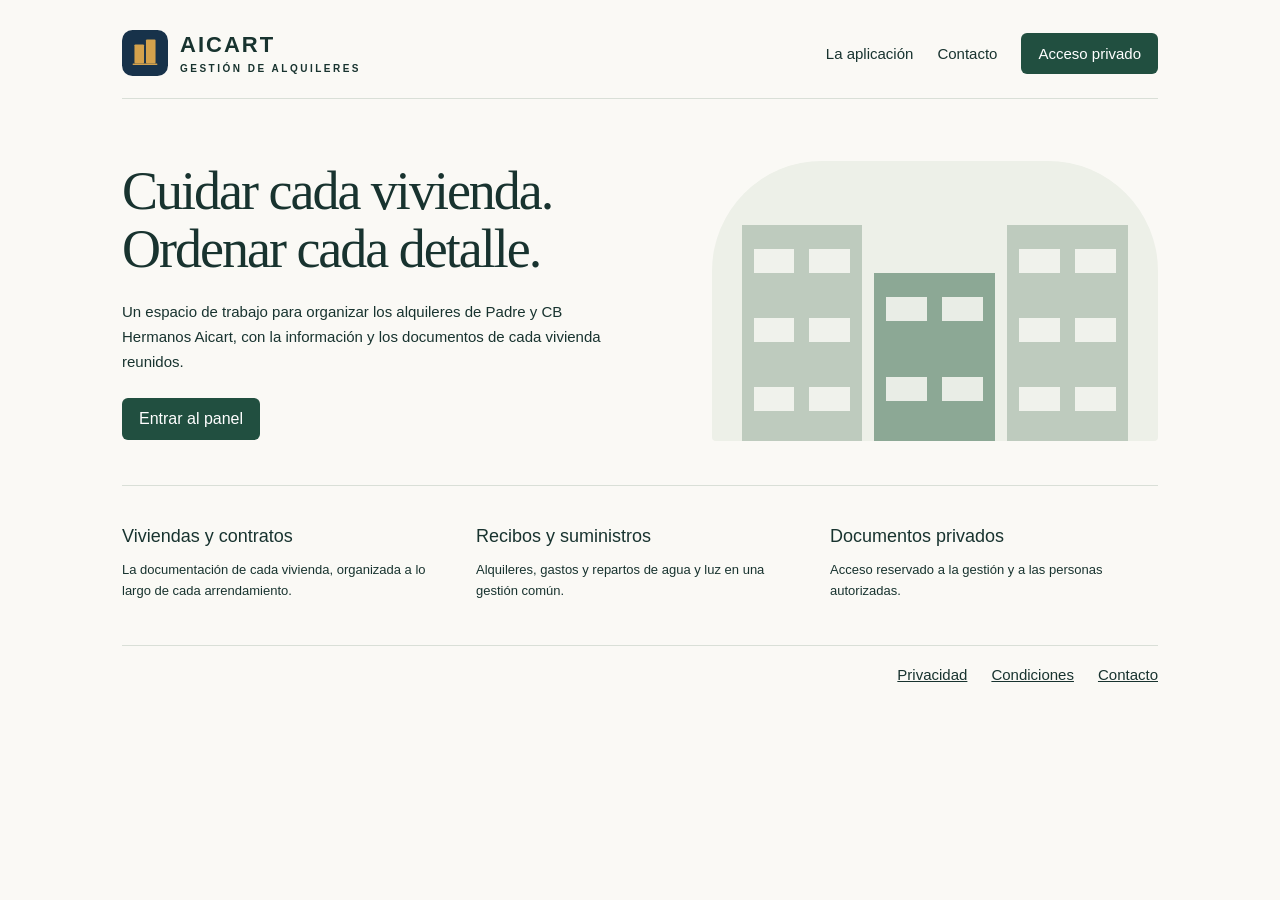
<file: index.html>
<!doctype html>
<html lang="es"><head><meta charset="utf-8"><meta name="viewport" content="width=device-width,initial-scale=1"><meta name="description" content="Presentación de Aicart, herramienta privada de gestión de alquileres."><title>Gestión de alquileres · Aicart</title><link rel="icon" href="favicon.svg" type="image/svg+xml"><link rel="stylesheet" href="styles.css"></head><body><main id="aicart-designs">
<div class="page"><header><div class="brandrow"><svg class="logo" width="46" height="46" viewBox="0 0 96 96" aria-hidden="true"><rect width="96" height="96" rx="22" fill="#17324a"/><g fill="#d4a24c"><rect x="26" y="30" width="20" height="40" rx="2"/><rect x="50" y="20" width="20" height="50" rx="2"/><rect x="22" y="70" width="52" height="3" rx="1.5"/></g></svg><div class="brand">AICART<small>GESTIÓN DE ALQUILERES</small></div></div><nav><a class="navtext" href="#aplicacion">La aplicación</a><button class="navtext contact-open" type="button" aria-haspopup="dialog" aria-controls="contacto">Contacto</button><a class="enter" href="https://gestion-alquileres-ensayo.mr-aicart.workers.dev">Acceso privado</a></nav></header>
<div class="hero"><div><h1>Cuidar cada vivienda.<br>Ordenar cada detalle.</h1><p>Un espacio de trabajo para organizar los alquileres de Padre y CB Hermanos Aicart, con la información y los documentos de cada vivienda reunidos.</p><a class="enter" href="https://gestion-alquileres-ensayo.mr-aicart.workers.dev">Entrar al panel</a></div><div class="architecture" aria-label="Ilustración de edificios"><div class="building"><b></b><b></b><b></b><b></b><b></b><b></b></div><div class="building"><b></b><b></b><b></b><b></b></div><div class="building"><b></b><b></b><b></b><b></b><b></b><b></b></div></div></div>
<div class="three" id="aplicacion"><div><h2>Viviendas y contratos</h2><p>La documentación de cada vivienda, organizada a lo largo de cada arrendamiento.</p></div><div><h2>Recibos y suministros</h2><p>Alquileres, gastos y repartos de agua y luz en una gestión común.</p></div><div><h2>Documentos privados</h2><p>Acceso reservado a la gestión y a las personas autorizadas.</p></div></div>
<footer><div class="legal"><a href="privacidad.html">Privacidad</a><a href="condiciones.html">Condiciones</a><button class="contact-open" type="button" aria-haspopup="dialog" aria-controls="contacto">Contacto</button></div></footer></div></main><div class="contact-pop" id="contacto" role="dialog" aria-label="Contacto" hidden><div class="contact-k">Contacto</div><div class="contact-mail" id="contacto-mail">cbaicart@gmail.com</div><div class="contact-small">CB Hermanos Aicart · Castellón de la Plana</div><button class="contact-copy" type="button">Copiar correo</button></div>
<script>(()=>{const pop=document.getElementById('contacto'),copy=pop.querySelector('.contact-copy'),mail=document.getElementById('contacto-mail');let anchor=null;
function place(){const r=anchor.getBoundingClientRect(),w=Math.min(300,innerWidth-32);pop.style.width=w+'px';const left=Math.max(16,Math.min(r.right-w,innerWidth-w-16));const h=pop.offsetHeight;const below=r.bottom+10+h<=innerHeight;pop.style.left=(left+scrollX)+'px';pop.style.top=((below?r.bottom+10:r.top-10-h)+scrollY)+'px';pop.dataset.side=below?'below':'above';}
function close(){if(pop.hidden)return;pop.hidden=true;anchor?.setAttribute('aria-expanded','false');anchor=null;copy.textContent='Copiar correo';}
for(const b of document.querySelectorAll('.contact-open'))b.addEventListener('click',e=>{e.stopPropagation();if(anchor===b){close();return;}close();anchor=b;b.setAttribute('aria-expanded','true');pop.hidden=false;place();});
copy.addEventListener('click',async()=>{try{await navigator.clipboard.writeText(mail.textContent);copy.textContent='Copiado';}catch{const r=document.createRange();r.selectNodeContents(mail);const s=getSelection();s.removeAllRanges();s.addRange(r);}});
document.addEventListener('click',e=>{if(!pop.contains(e.target))close();});document.addEventListener('keydown',e=>{if(e.key==='Escape')close();});addEventListener('resize',()=>{if(anchor)place();});})();</script></body></html>
</file>
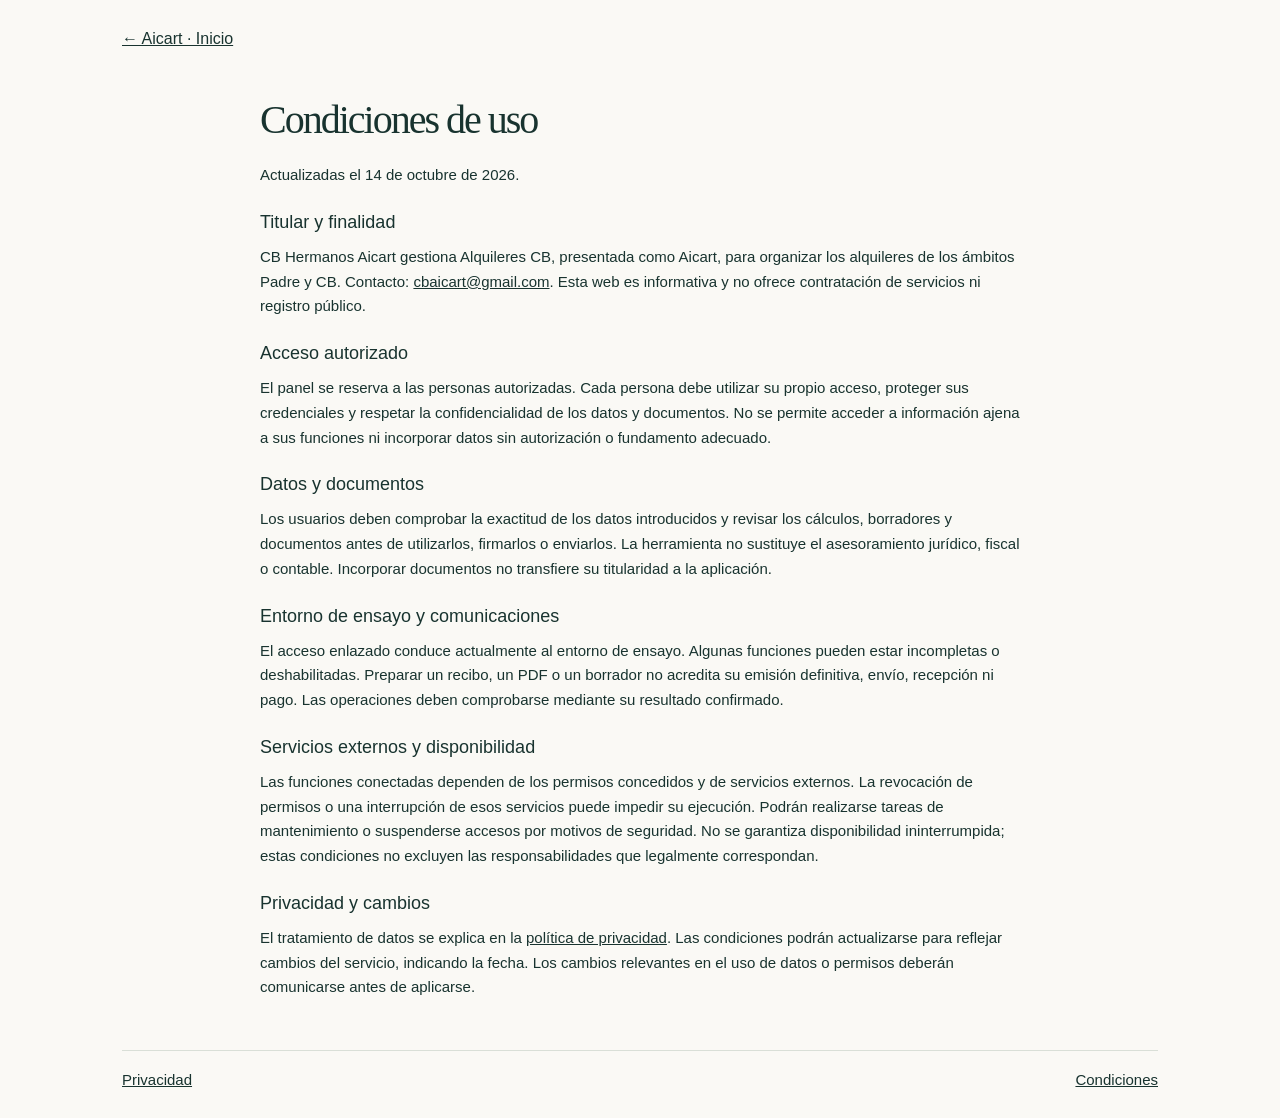
<file: condiciones.html>
<!doctype html>
<html lang="es"><head><meta charset="utf-8"><meta name="viewport" content="width=device-width,initial-scale=1"><meta name="description" content="Presentación de Aicart, herramienta privada de gestión de alquileres."><title>Condiciones de uso · Aicart</title><link rel="icon" href="favicon.svg" type="image/svg+xml"><link rel="stylesheet" href="styles.css"></head><body><main id="aicart-designs"><div class="page"><a href="index.html">← Aicart · Inicio</a><article class="legal-copy"><h1>Condiciones de uso</h1><p>Actualizadas el 14 de octubre de 2026.</p><h2>Titular y finalidad</h2><p>CB Hermanos Aicart gestiona Alquileres CB, presentada como Aicart, para organizar los alquileres de los ámbitos Padre y CB. Contacto: <a href="mailto:cbaicart@gmail.com">cbaicart@gmail.com</a>. Esta web es informativa y no ofrece contratación de servicios ni registro público.</p><h2>Acceso autorizado</h2><p>El panel se reserva a las personas autorizadas. Cada persona debe utilizar su propio acceso, proteger sus credenciales y respetar la confidencialidad de los datos y documentos. No se permite acceder a información ajena a sus funciones ni incorporar datos sin autorización o fundamento adecuado.</p><h2>Datos y documentos</h2><p>Los usuarios deben comprobar la exactitud de los datos introducidos y revisar los cálculos, borradores y documentos antes de utilizarlos, firmarlos o enviarlos. La herramienta no sustituye el asesoramiento jurídico, fiscal o contable. Incorporar documentos no transfiere su titularidad a la aplicación.</p><h2>Entorno de ensayo y comunicaciones</h2><p>El acceso enlazado conduce actualmente al entorno de ensayo. Algunas funciones pueden estar incompletas o deshabilitadas. Preparar un recibo, un PDF o un borrador no acredita su emisión definitiva, envío, recepción ni pago. Las operaciones deben comprobarse mediante su resultado confirmado.</p><h2>Servicios externos y disponibilidad</h2><p>Las funciones conectadas dependen de los permisos concedidos y de servicios externos. La revocación de permisos o una interrupción de esos servicios puede impedir su ejecución. Podrán realizarse tareas de mantenimiento o suspenderse accesos por motivos de seguridad. No se garantiza disponibilidad ininterrumpida; estas condiciones no excluyen las responsabilidades que legalmente correspondan.</p><h2>Privacidad y cambios</h2><p>El tratamiento de datos se explica en la <a href="privacidad.html">política de privacidad</a>. Las condiciones podrán actualizarse para reflejar cambios del servicio, indicando la fecha. Los cambios relevantes en el uso de datos o permisos deberán comunicarse antes de aplicarse.</p></article><footer><a href="privacidad.html">Privacidad</a><a href="condiciones.html">Condiciones</a></footer></div></main></body></html>
</file>
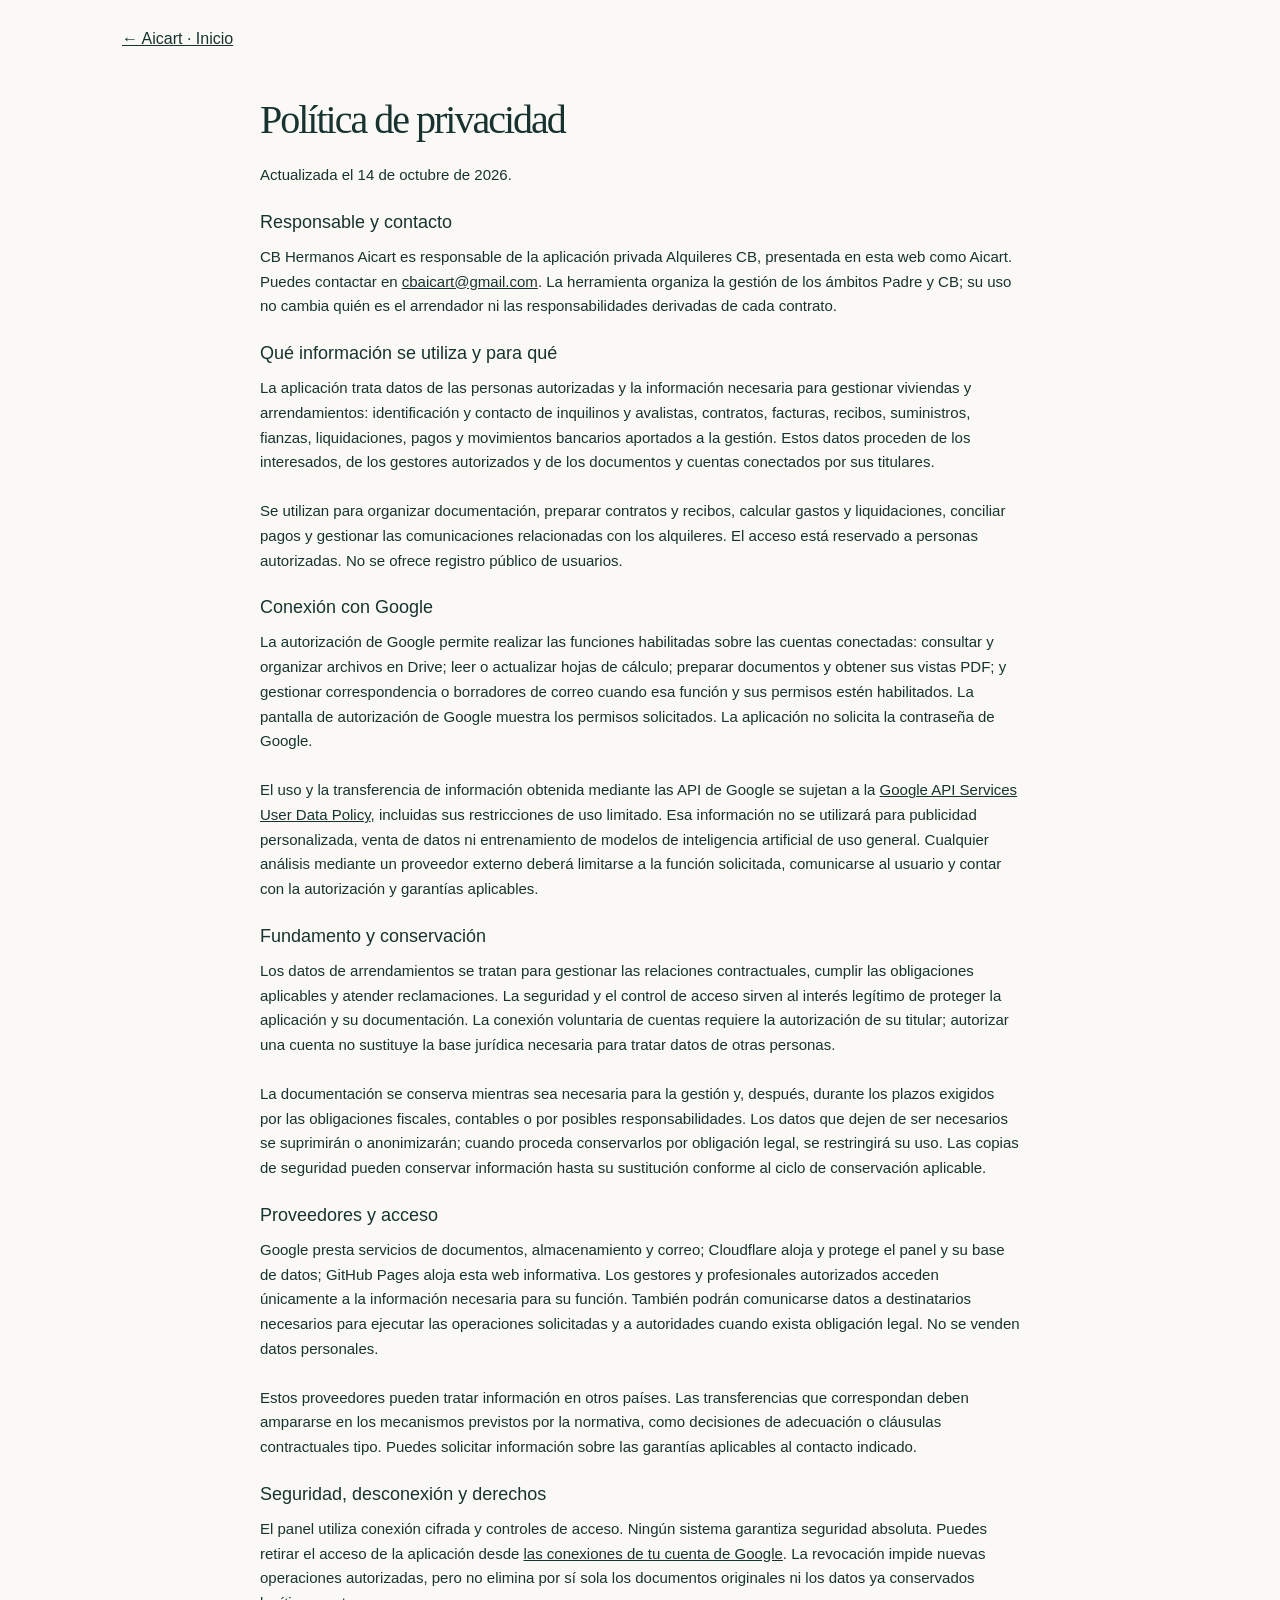
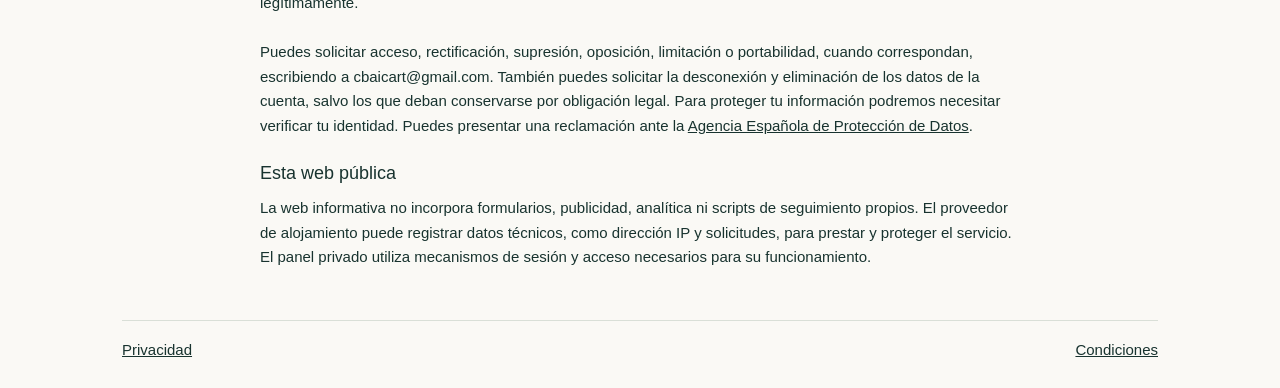
<file: privacidad.html>
<!doctype html>
<html lang="es"><head><meta charset="utf-8"><meta name="viewport" content="width=device-width,initial-scale=1"><meta name="description" content="Presentación de Aicart, herramienta privada de gestión de alquileres."><title>Privacidad · Aicart</title><link rel="icon" href="favicon.svg" type="image/svg+xml"><link rel="stylesheet" href="styles.css"></head><body><main id="aicart-designs"><div class="page"><a href="index.html">← Aicart · Inicio</a><article class="legal-copy"><h1>Política de privacidad</h1><p>Actualizada el 14 de octubre de 2026.</p>
<h2>Responsable y contacto</h2><p>CB Hermanos Aicart es responsable de la aplicación privada Alquileres CB, presentada en esta web como Aicart. Puedes contactar en <a href="mailto:cbaicart@gmail.com">cbaicart@gmail.com</a>. La herramienta organiza la gestión de los ámbitos Padre y CB; su uso no cambia quién es el arrendador ni las responsabilidades derivadas de cada contrato.</p>
<h2>Qué información se utiliza y para qué</h2><p>La aplicación trata datos de las personas autorizadas y la información necesaria para gestionar viviendas y arrendamientos: identificación y contacto de inquilinos y avalistas, contratos, facturas, recibos, suministros, fianzas, liquidaciones, pagos y movimientos bancarios aportados a la gestión. Estos datos proceden de los interesados, de los gestores autorizados y de los documentos y cuentas conectados por sus titulares.</p><p>Se utilizan para organizar documentación, preparar contratos y recibos, calcular gastos y liquidaciones, conciliar pagos y gestionar las comunicaciones relacionadas con los alquileres. El acceso está reservado a personas autorizadas. No se ofrece registro público de usuarios.</p>
<h2>Conexión con Google</h2><p>La autorización de Google permite realizar las funciones habilitadas sobre las cuentas conectadas: consultar y organizar archivos en Drive; leer o actualizar hojas de cálculo; preparar documentos y obtener sus vistas PDF; y gestionar correspondencia o borradores de correo cuando esa función y sus permisos estén habilitados. La pantalla de autorización de Google muestra los permisos solicitados. La aplicación no solicita la contraseña de Google.</p><p>El uso y la transferencia de información obtenida mediante las API de Google se sujetan a la <a href="https://developers.google.com/terms/api-services-user-data-policy">Google API Services User Data Policy</a>, incluidas sus restricciones de uso limitado. Esa información no se utilizará para publicidad personalizada, venta de datos ni entrenamiento de modelos de inteligencia artificial de uso general. Cualquier análisis mediante un proveedor externo deberá limitarse a la función solicitada, comunicarse al usuario y contar con la autorización y garantías aplicables.</p>
<h2>Fundamento y conservación</h2><p>Los datos de arrendamientos se tratan para gestionar las relaciones contractuales, cumplir las obligaciones aplicables y atender reclamaciones. La seguridad y el control de acceso sirven al interés legítimo de proteger la aplicación y su documentación. La conexión voluntaria de cuentas requiere la autorización de su titular; autorizar una cuenta no sustituye la base jurídica necesaria para tratar datos de otras personas.</p><p>La documentación se conserva mientras sea necesaria para la gestión y, después, durante los plazos exigidos por las obligaciones fiscales, contables o por posibles responsabilidades. Los datos que dejen de ser necesarios se suprimirán o anonimizarán; cuando proceda conservarlos por obligación legal, se restringirá su uso. Las copias de seguridad pueden conservar información hasta su sustitución conforme al ciclo de conservación aplicable.</p>
<h2>Proveedores y acceso</h2><p>Google presta servicios de documentos, almacenamiento y correo; Cloudflare aloja y protege el panel y su base de datos; GitHub Pages aloja esta web informativa. Los gestores y profesionales autorizados acceden únicamente a la información necesaria para su función. También podrán comunicarse datos a destinatarios necesarios para ejecutar las operaciones solicitadas y a autoridades cuando exista obligación legal. No se venden datos personales.</p><p>Estos proveedores pueden tratar información en otros países. Las transferencias que correspondan deben ampararse en los mecanismos previstos por la normativa, como decisiones de adecuación o cláusulas contractuales tipo. Puedes solicitar información sobre las garantías aplicables al contacto indicado.</p>
<h2>Seguridad, desconexión y derechos</h2><p>El panel utiliza conexión cifrada y controles de acceso. Ningún sistema garantiza seguridad absoluta. Puedes retirar el acceso de la aplicación desde <a href="https://myaccount.google.com/connections">las conexiones de tu cuenta de Google</a>. La revocación impide nuevas operaciones autorizadas, pero no elimina por sí sola los documentos originales ni los datos ya conservados legítimamente.</p><p>Puedes solicitar acceso, rectificación, supresión, oposición, limitación o portabilidad, cuando correspondan, escribiendo a cbaicart@gmail.com. También puedes solicitar la desconexión y eliminación de los datos de la cuenta, salvo los que deban conservarse por obligación legal. Para proteger tu información podremos necesitar verificar tu identidad. Puedes presentar una reclamación ante la <a href="https://www.aepd.es/">Agencia Española de Protección de Datos</a>.</p>
<h2>Esta web pública</h2><p>La web informativa no incorpora formularios, publicidad, analítica ni scripts de seguimiento propios. El proveedor de alojamiento puede registrar datos técnicos, como dirección IP y solicitudes, para prestar y proteger el servicio. El panel privado utiliza mecanismos de sesión y acceso necesarios para su funcionamiento.</p></article><footer><a href="privacidad.html">Privacidad</a><a href="condiciones.html">Condiciones</a></footer></div></main></body></html>
</file>
<file: styles.css>
#aicart-designs{font-family:Arial,sans-serif;color:light-dark(#18332f,#edf3ef);--paper:light-dark(#faf9f5,#172822);--ink:light-dark(#18332f,#edf3ef);--line:light-dark(#d9dfd7,#465b50);--soft:light-dark(#edf0e8,#263b30);--solid:light-dark(#214f40,#b9dac5);--on:light-dark(#ffffff,#173528)}
#aicart-designs *{box-sizing:border-box}#aicart-designs .page{background:var(--paper);min-height:770px;padding:30px 42px;color:var(--ink)}#aicart-designs header{display:flex;justify-content:space-between;align-items:center;gap:22px;border-bottom:1px solid var(--line);padding-bottom:22px}#aicart-designs .brand{font-size:22px;letter-spacing:2px;font-weight:600}#aicart-designs .brand small{display:block;font-size:10px;letter-spacing:2.5px;margin-top:5px}#aicart-designs nav{display:flex;gap:24px;align-items:center;font-size:15px}#aicart-designs button{font:inherit;cursor:pointer}#aicart-designs .enter{padding:12px 17px;border-radius:6px;border:0;background:var(--solid);color:var(--on)}#aicart-designs .eyebrow{font-size:11px;letter-spacing:2px;text-transform:uppercase;margin:0 0 20px}#aicart-designs h1{font-family:Georgia,serif;font-size:54px;font-weight:400;line-height:1.08;letter-spacing:-2px;margin:0 0 22px}#aicart-designs p{font-size:15px;line-height:1.65;margin:0 0 24px;max-width:490px}#aicart-designs .hero{display:grid;grid-template-columns:1.1fr .9fr;gap:44px;padding:62px 0 44px;align-items:center}#aicart-designs .architecture{height:280px;background:var(--soft);display:flex;gap:12px;padding:40px 30px 0;align-items:end;border-radius:110px 110px 4px 4px;overflow:hidden}#aicart-designs .building{height:90%;flex:1;background:light-dark(#becbbe,#617c6c);display:grid;grid-template-columns:repeat(2,1fr);gap:15px;padding:24px 12px 0}#aicart-designs .building:nth-child(2){height:70%;background:light-dark(#8ca895,#435f50)}#aicart-designs .building b{background:var(--paper);height:24px;opacity:.85}#aicart-designs .three{display:grid;grid-template-columns:repeat(3,1fr);gap:26px;border-top:1px solid var(--line);padding:28px 0}#aicart-designs h2{font-size:18px;font-weight:500;margin:12px 0}#aicart-designs .three p{font-size:13px;margin:0}#aicart-designs footer{display:flex;justify-content:space-between;gap:15px;flex-wrap:wrap;padding-top:20px;margin-top:15px;border-top:1px solid var(--line);font-size:15px}#aicart-designs .legal{display:flex;gap:24px;margin-left:auto}#aicart-designs .legal button{border:0;background:none;color:inherit;padding:0;text-decoration:underline}#aicart-designs .note{font-size:11px;margin-top:12px;opacity:.75}#aicart-designs .modern{--paper:light-dark(#f6f8fc,#172331);--ink:light-dark(#183354,#eaf2ff);--soft:light-dark(#e8eef8,#233b56);--solid:light-dark(#245fba,#9ec4ff);--on:light-dark(#fff,#153763);--line:light-dark(#d4dfef,#41536b)}#aicart-designs .modern h1{font-family:Arial,sans-serif;font-weight:600;font-size:49px;letter-spacing:-2px}#aicart-designs .modern .hero{grid-template-columns:1fr 1fr;gap:32px}#aicart-designs .preview{padding:24px;border:1px solid var(--line);border-radius:16px;background:light-dark(#fff,#1c2e44);box-shadow:0 20px 50px #12345a12;transform:rotate(-2deg)}#aicart-designs .preview-title{display:flex;justify-content:space-between;font-size:13px;margin-bottom:24px}#aicart-designs .scopes{display:flex;gap:7px;margin:20px 0}#aicart-designs .scopes span{font-size:11px;padding:8px 12px;background:var(--soft);border-radius:20px}#aicart-designs .scopes span:first-child{background:var(--solid);color:var(--on)}#aicart-designs .modules{display:grid;grid-template-columns:1fr 1fr;gap:10px}#aicart-designs .module{border:1px solid var(--line);border-radius:8px;padding:18px 12px;font-size:12px;display:flex;gap:8px;align-items:center}#aicart-designs .modern .three{border:0;gap:12px}#aicart-designs .modern .three>div{padding:20px;background:var(--soft);border-radius:12px}#aicart-designs .editorial{--paper:light-dark(#fff6ed,#30251e);--ink:light-dark(#473021,#f7e9d9);--soft:light-dark(#efd9bf,#4c392b);--solid:light-dark(#9b4d32,#efb48c);--on:light-dark(#fff,#392316);--line:light-dark(#dbc3a9,#715641)}#aicart-designs .editorial .hero{display:block;padding:48px 0 25px;max-width:710px}#aicart-designs .editorial h1{font-size:64px}#aicart-designs .editorial .band{display:grid;grid-template-columns:1fr 1fr;background:var(--soft);margin:10px 0 20px;padding:27px;gap:35px}#aicart-designs .editorial .band p{font-size:13px;margin-bottom:0}#aicart-designs .editorial .three{padding:10px 0;border:0}#aicart-designs .feedback{margin:15px 0 0;padding:14px;background:var(--soft);font-size:13px}#aicart-designs [hidden]{display:none!important}
@media(max-width:650px){#aicart-designs .page{padding:22px;min-height:1040px}#aicart-designs nav .navtext{display:none}#aicart-designs h1,#aicart-designs .modern h1,#aicart-designs .editorial h1{font-size:40px}#aicart-designs .hero,#aicart-designs .modern .hero{grid-template-columns:1fr;padding:35px 0;gap:25px}#aicart-designs .architecture{height:190px}#aicart-designs .three{grid-template-columns:1fr;gap:18px}#aicart-designs .editorial .band{grid-template-columns:1fr;gap:15px}#aicart-designs .preview{transform:none}#aicart-designs .brand{font-size:18px}}

body{margin:0;background:#faf9f5}a{color:inherit}header a{text-decoration:none}#aicart-designs{color-scheme:light}#aicart-designs .page{max-width:1120px;margin:auto}#aicart-designs .enter{display:inline-block;text-decoration:none}a:focus-visible{outline:3px solid #b87c24;outline-offset:5px}.legal-copy{max-width:760px;margin:50px auto}.legal-copy h1{font-size:40px!important}.legal-copy p{max-width:none!important}footer a{overflow-wrap:anywhere}
#aicart-designs .contact-open{font:inherit;color:inherit;background:none;border:0;padding:0;cursor:pointer}#aicart-designs footer .contact-open{text-decoration:underline}
.contact-pop{position:absolute;z-index:20;background:#fff;color:#18332f;border:1px solid #d9dfd7;border-radius:12px;box-shadow:0 14px 40px rgba(24,51,47,.16);padding:18px 20px;display:grid;gap:10px;font-family:Arial,sans-serif;box-sizing:border-box}.contact-pop[hidden]{display:none}
.contact-k{font-size:11px;letter-spacing:2px;text-transform:uppercase;color:#5d6f69}.contact-mail{font-size:19px;font-weight:600;overflow-wrap:anywhere;user-select:all}.contact-small{font-size:14px;color:#5d6f69;line-height:1.5}
.contact-copy{justify-self:start;font:inherit;font-size:14px;border:0;border-radius:6px;padding:8px 14px;background:#214f40;color:#fff;cursor:pointer}
.contact-open:focus-visible,.contact-copy:focus-visible{outline:3px solid #b87c24;outline-offset:5px}

#aicart-designs .brandrow{display:flex;align-items:center;gap:12px}#aicart-designs .logo{flex:none;display:block}
</file>
